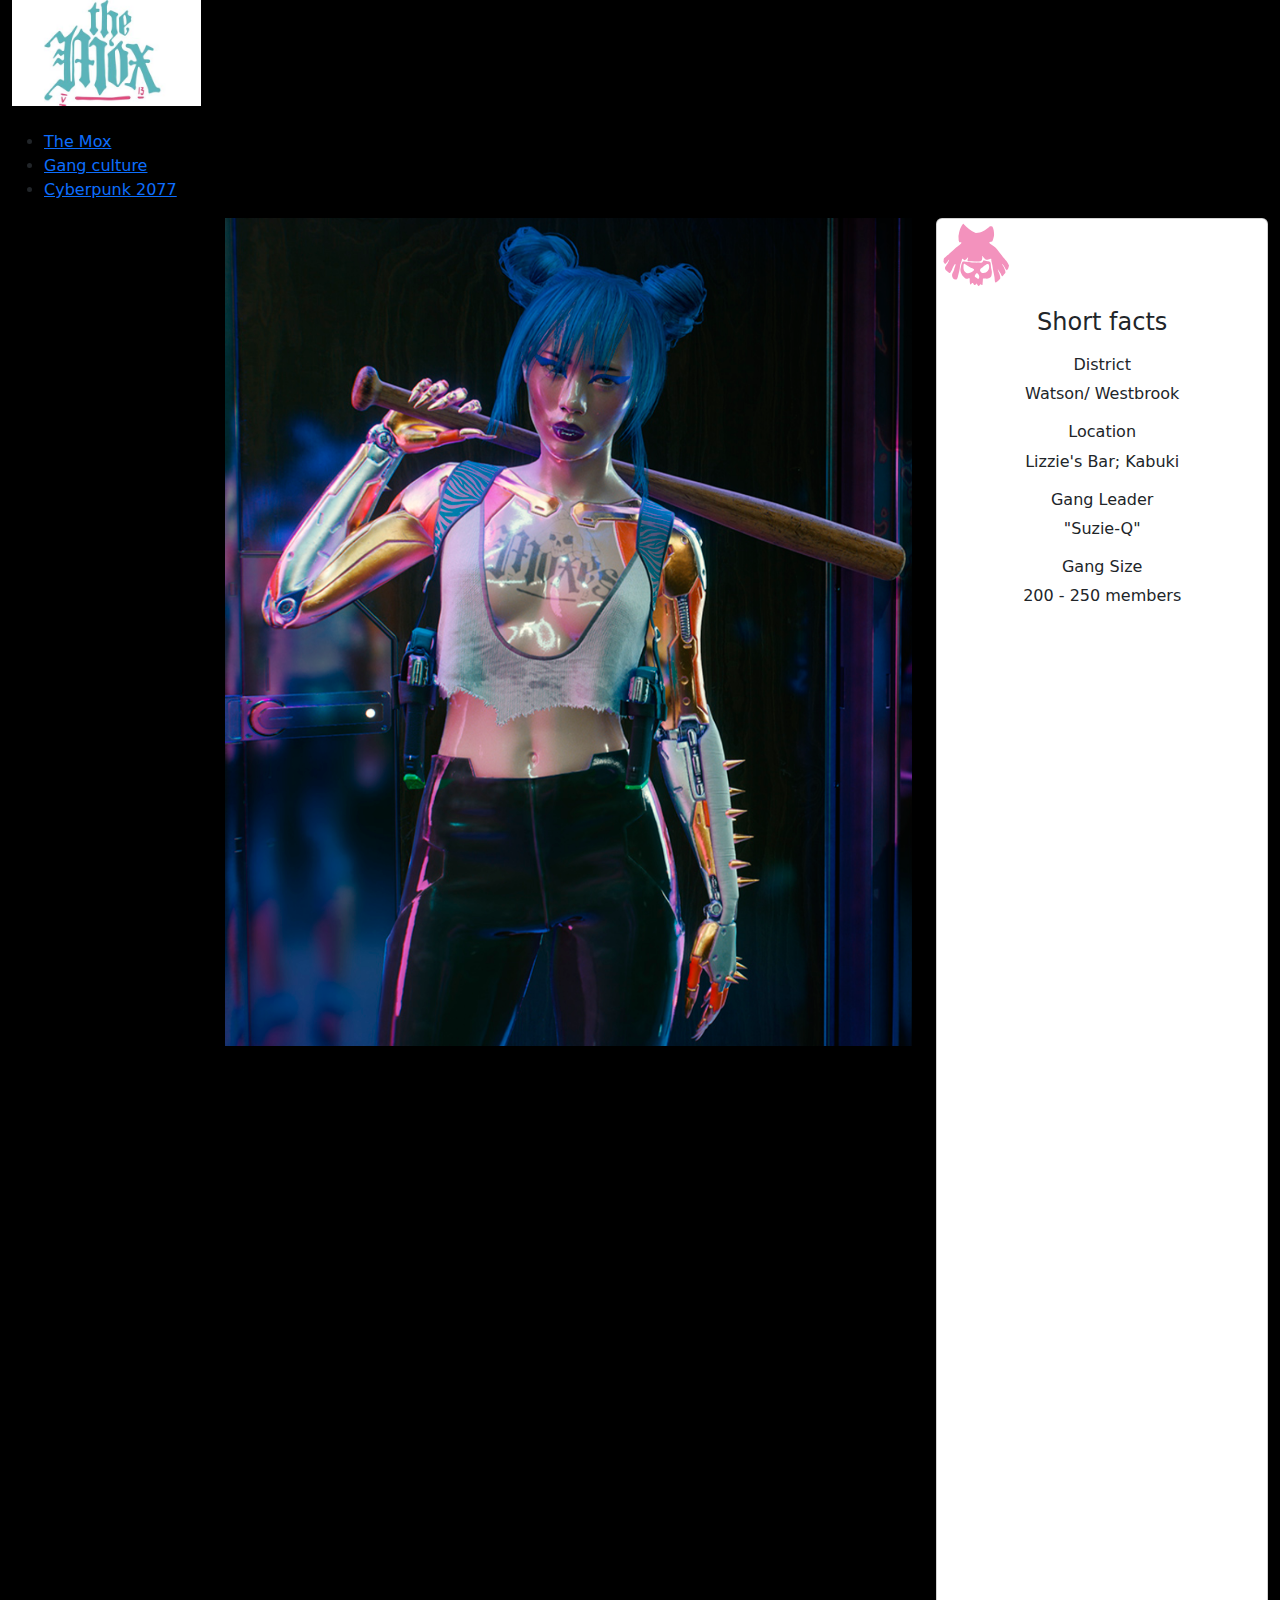
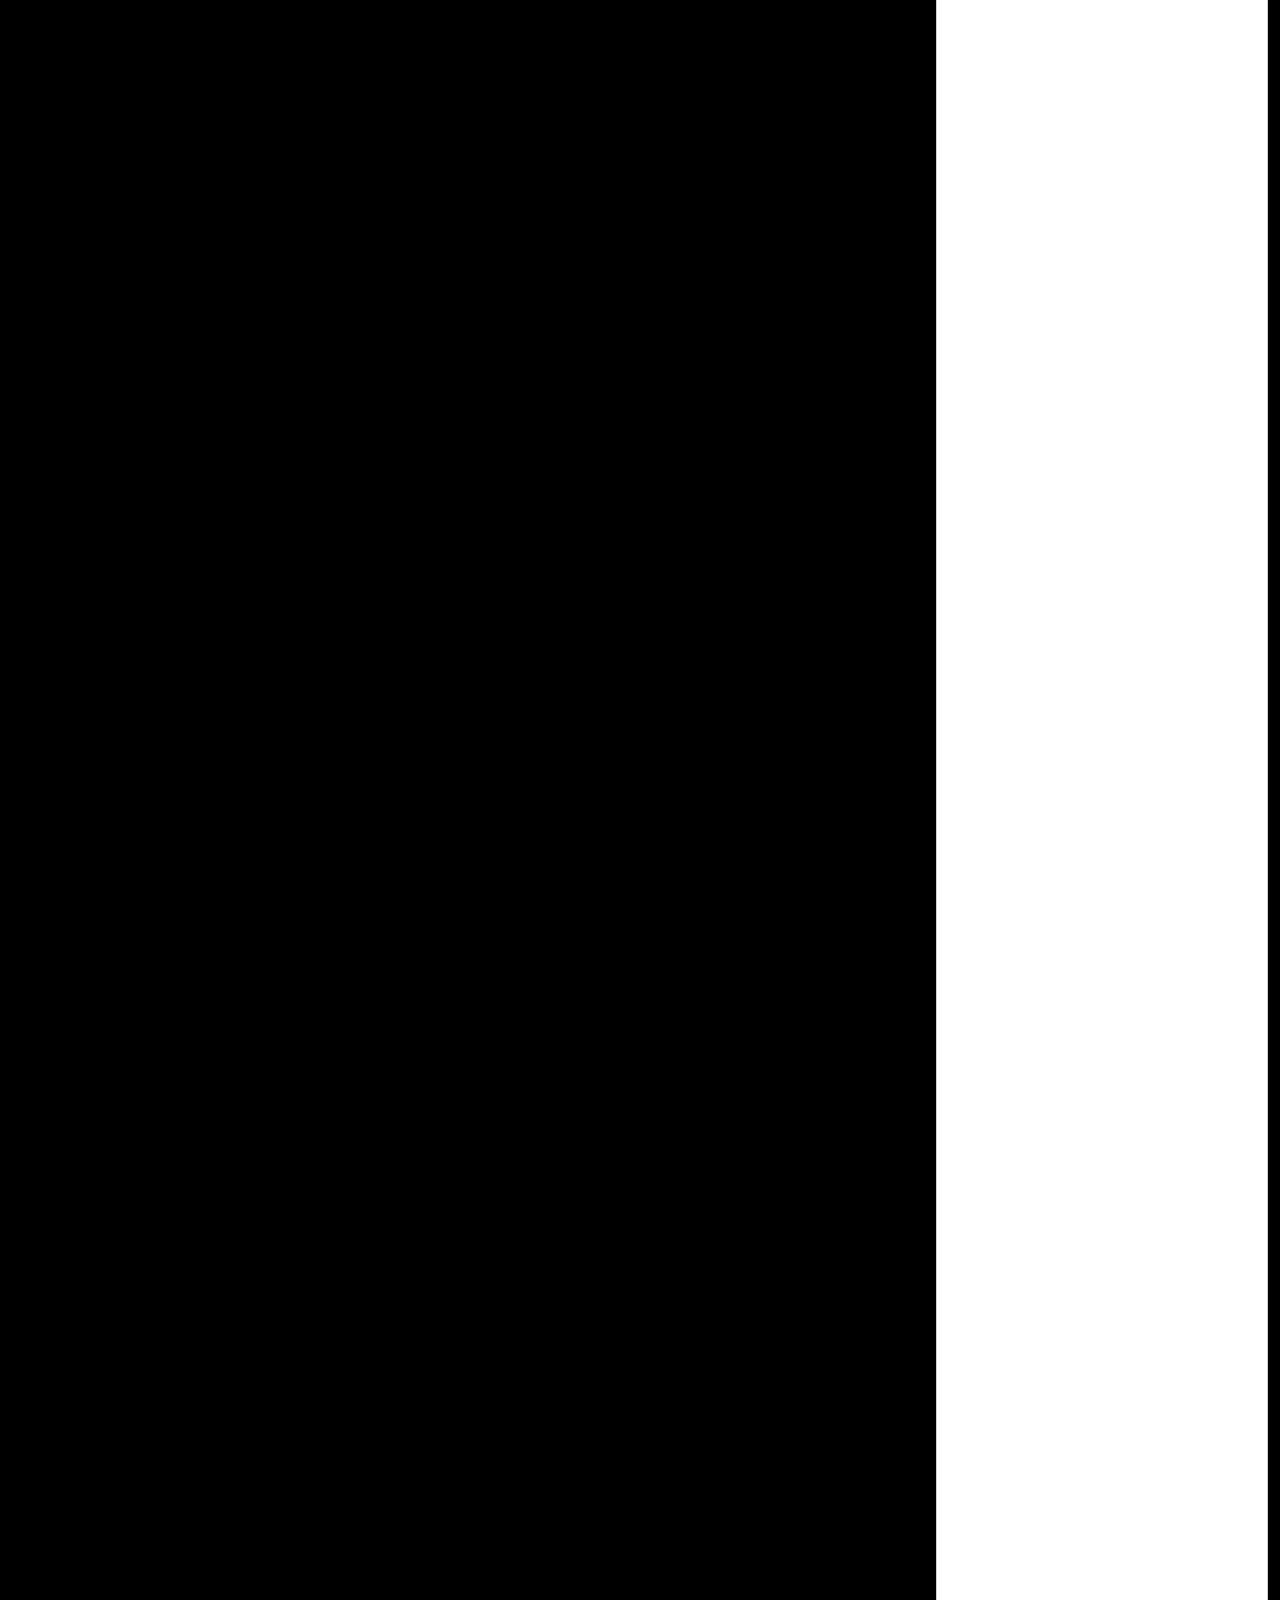
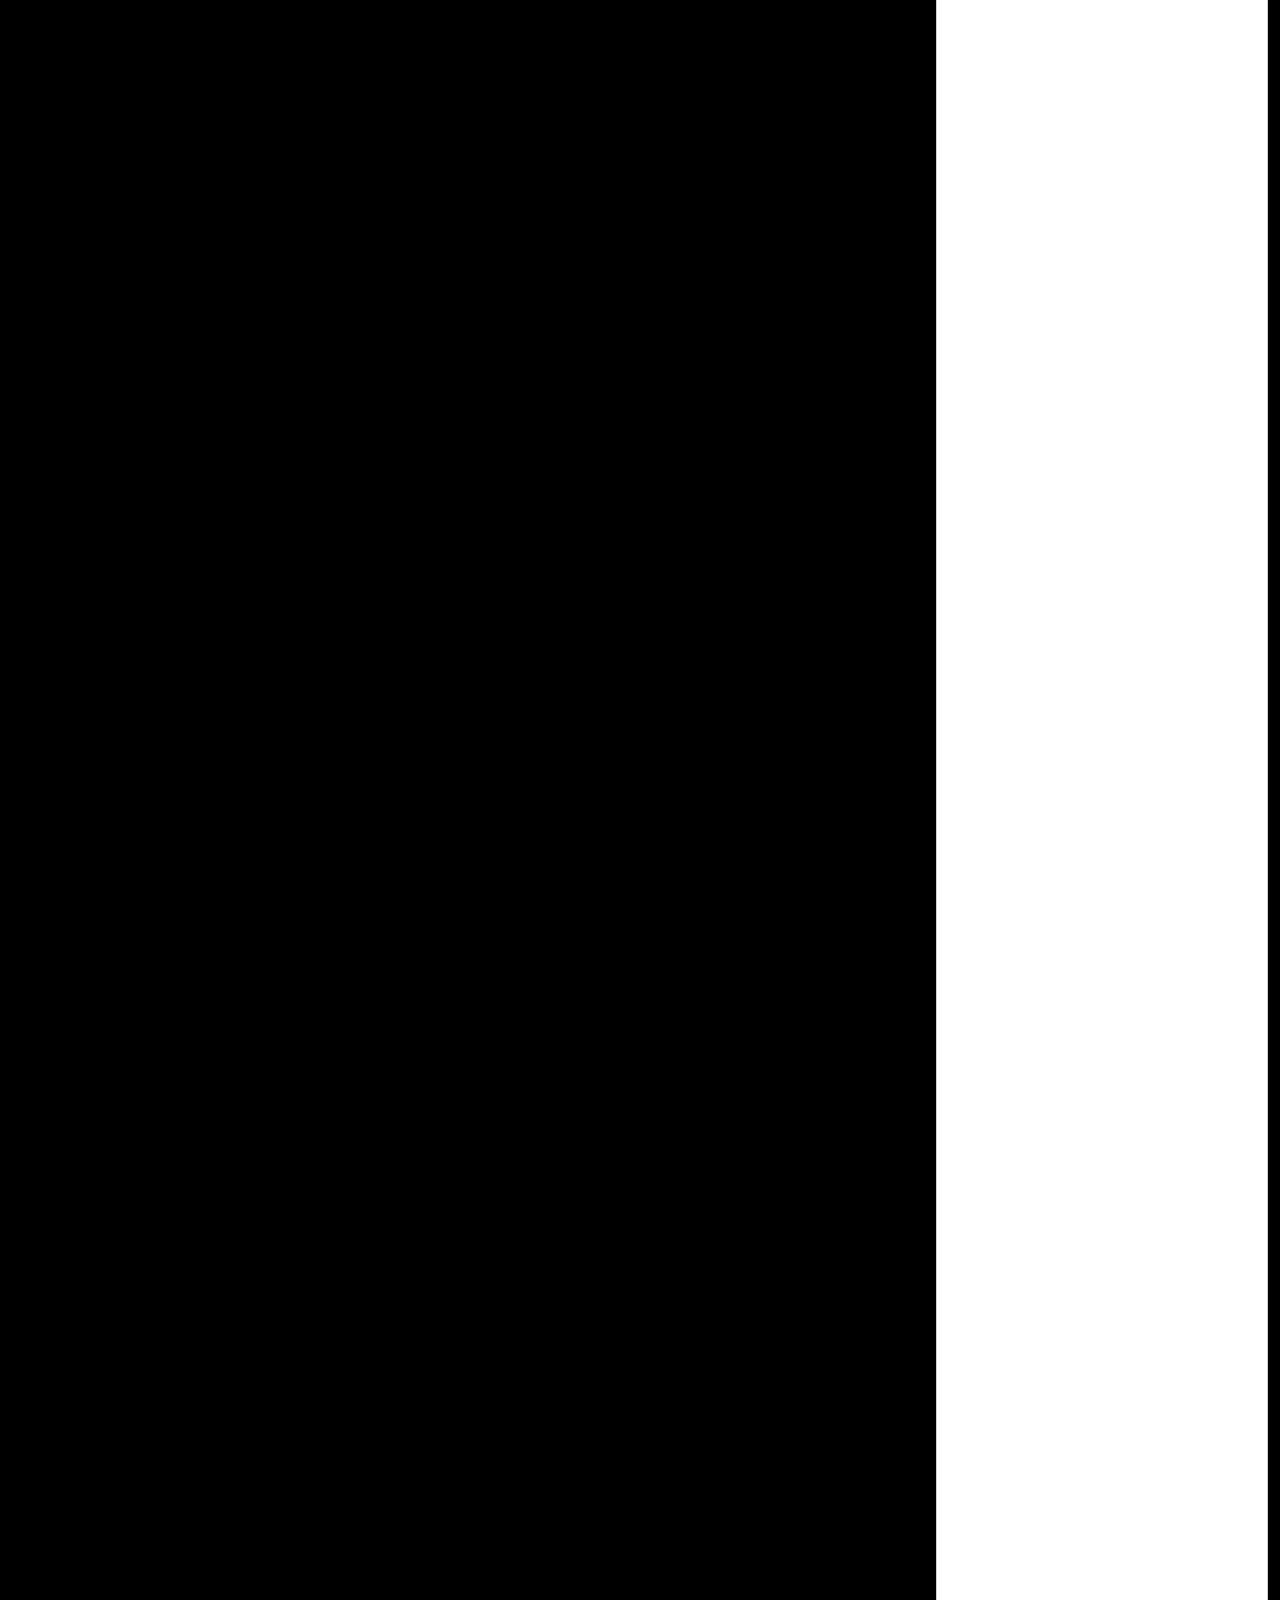
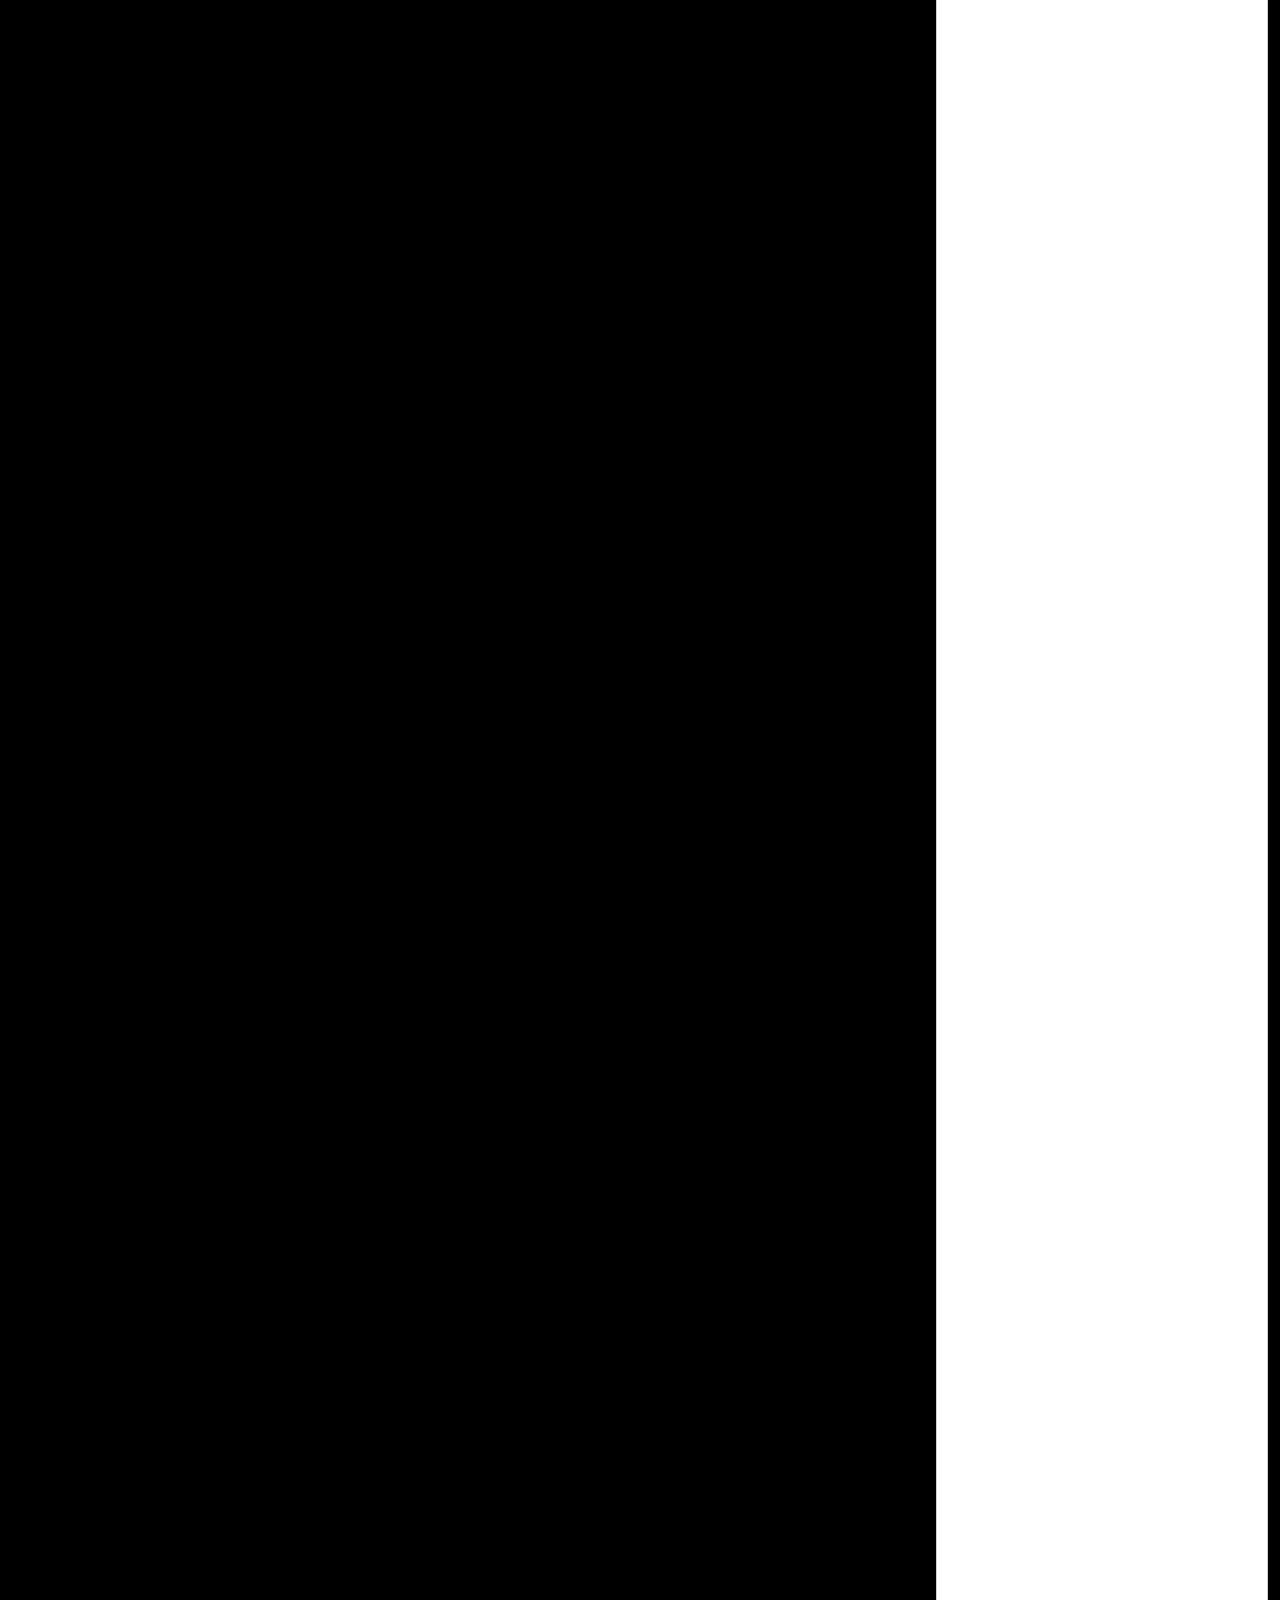
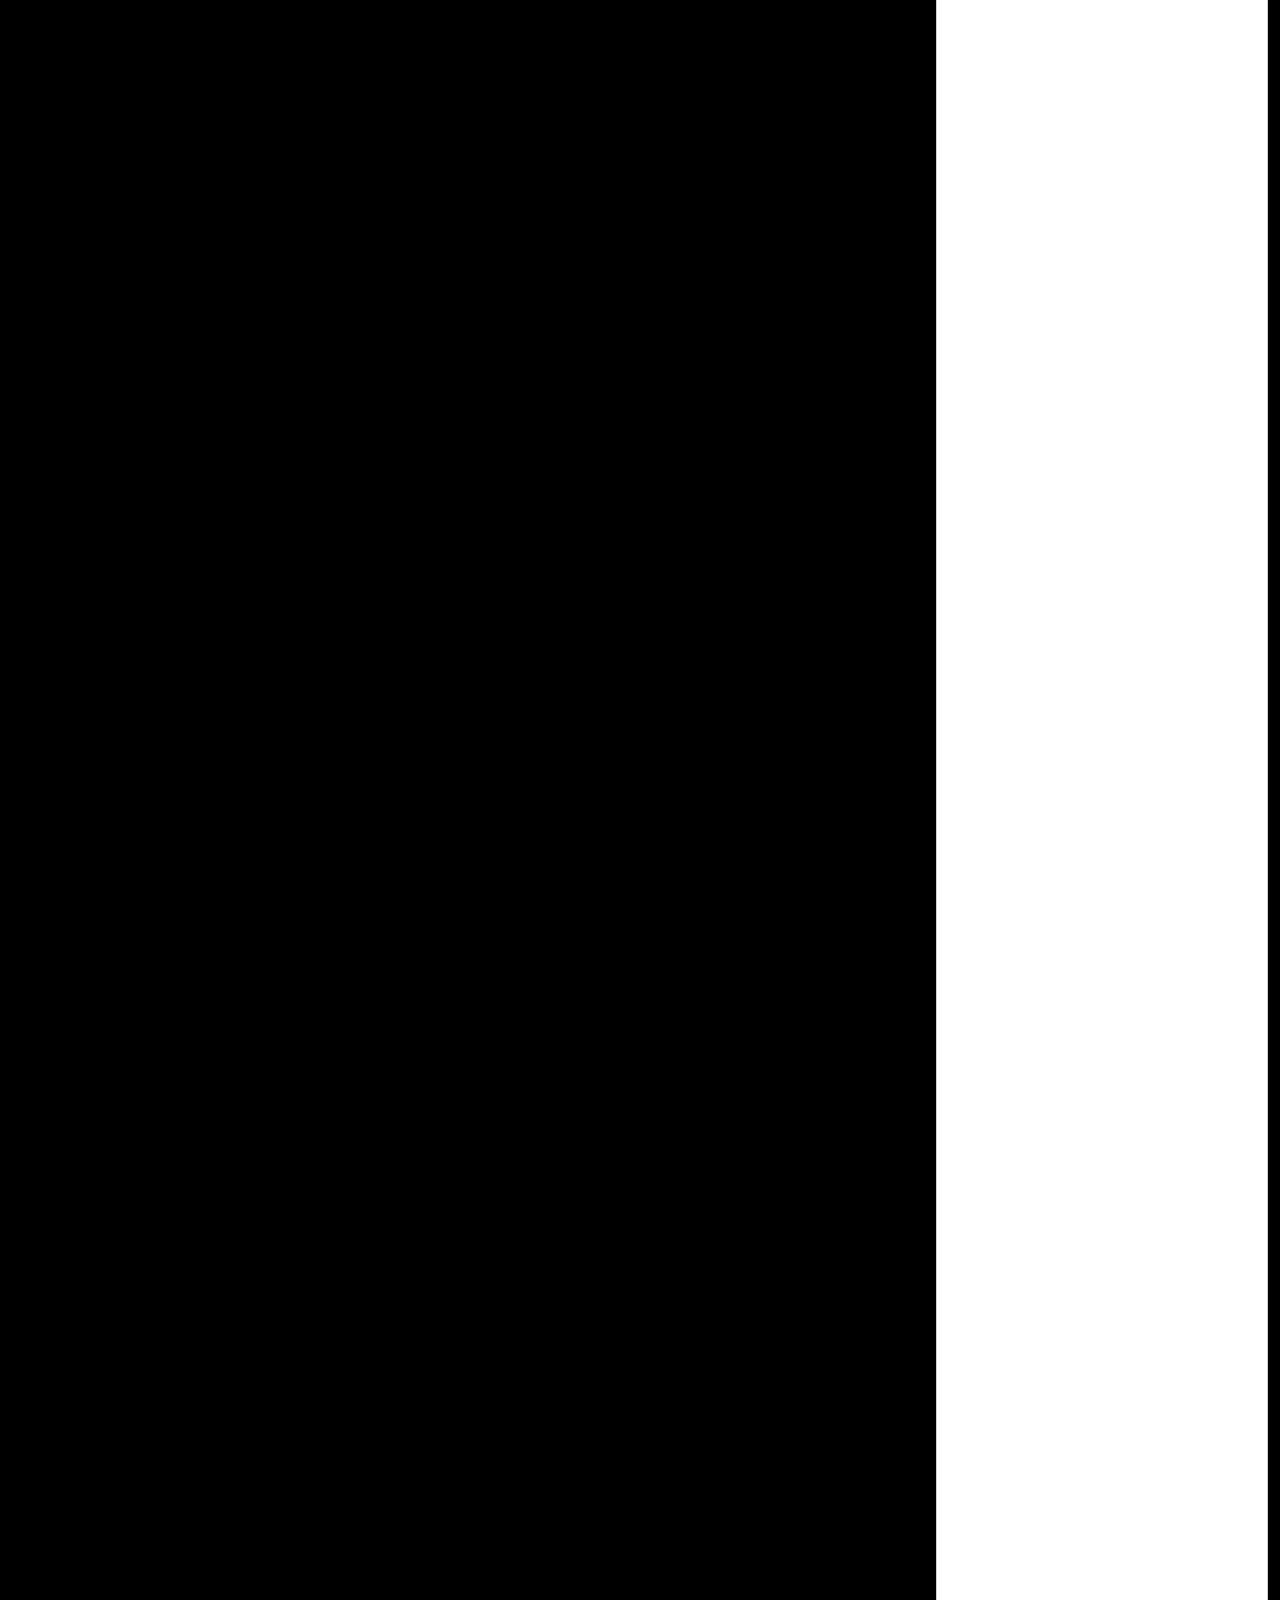
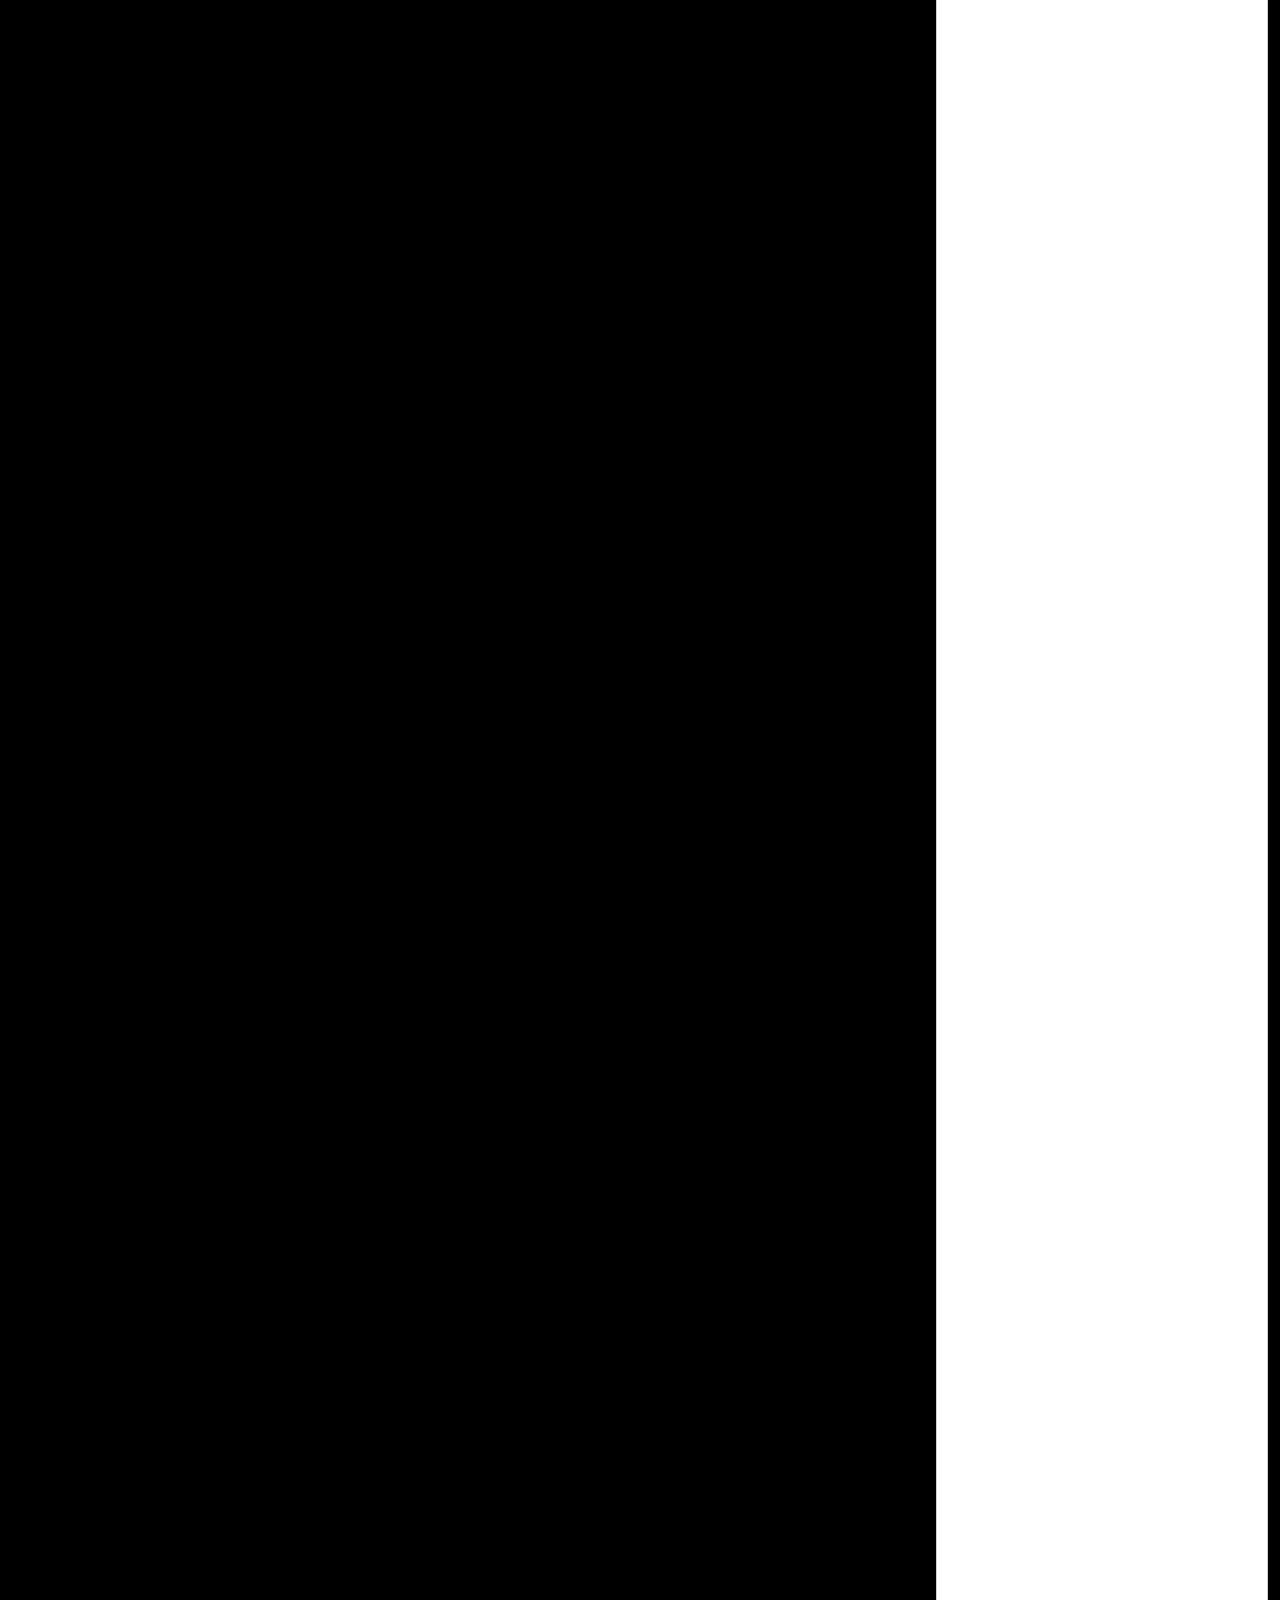
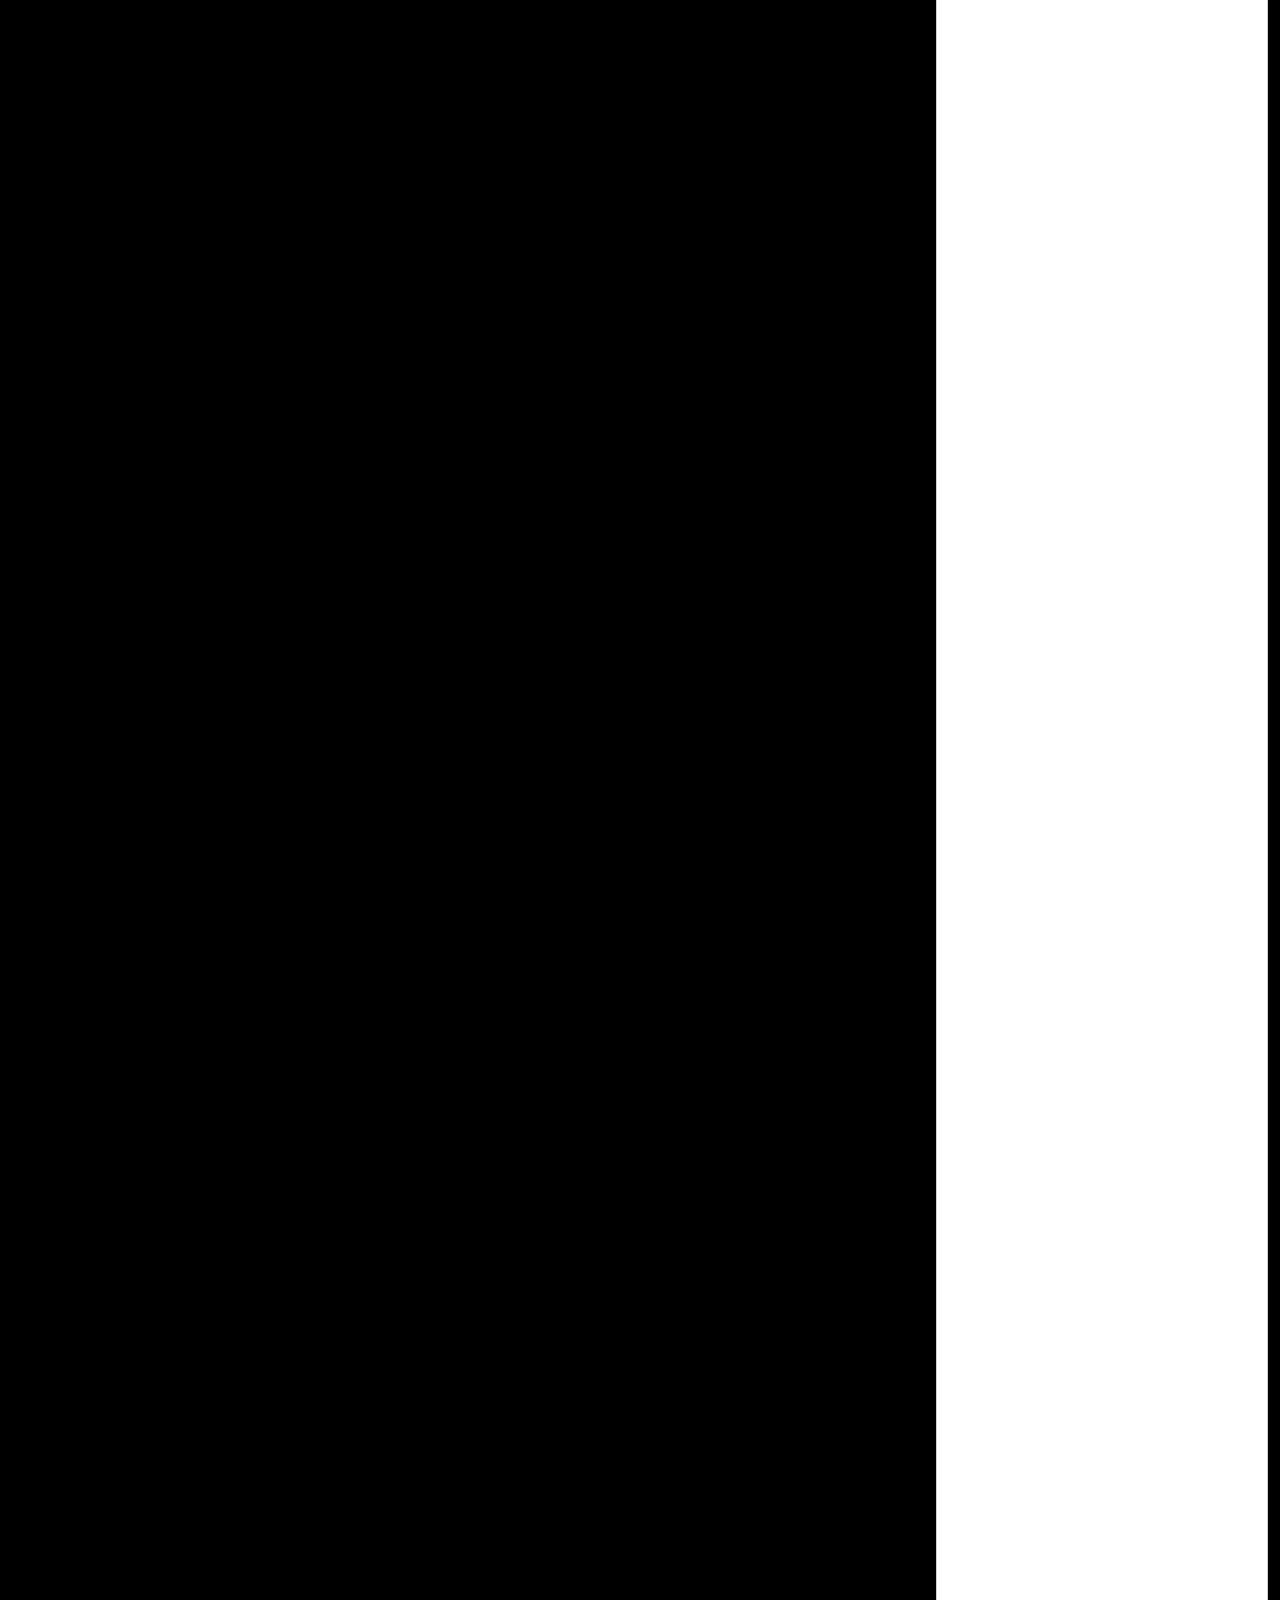
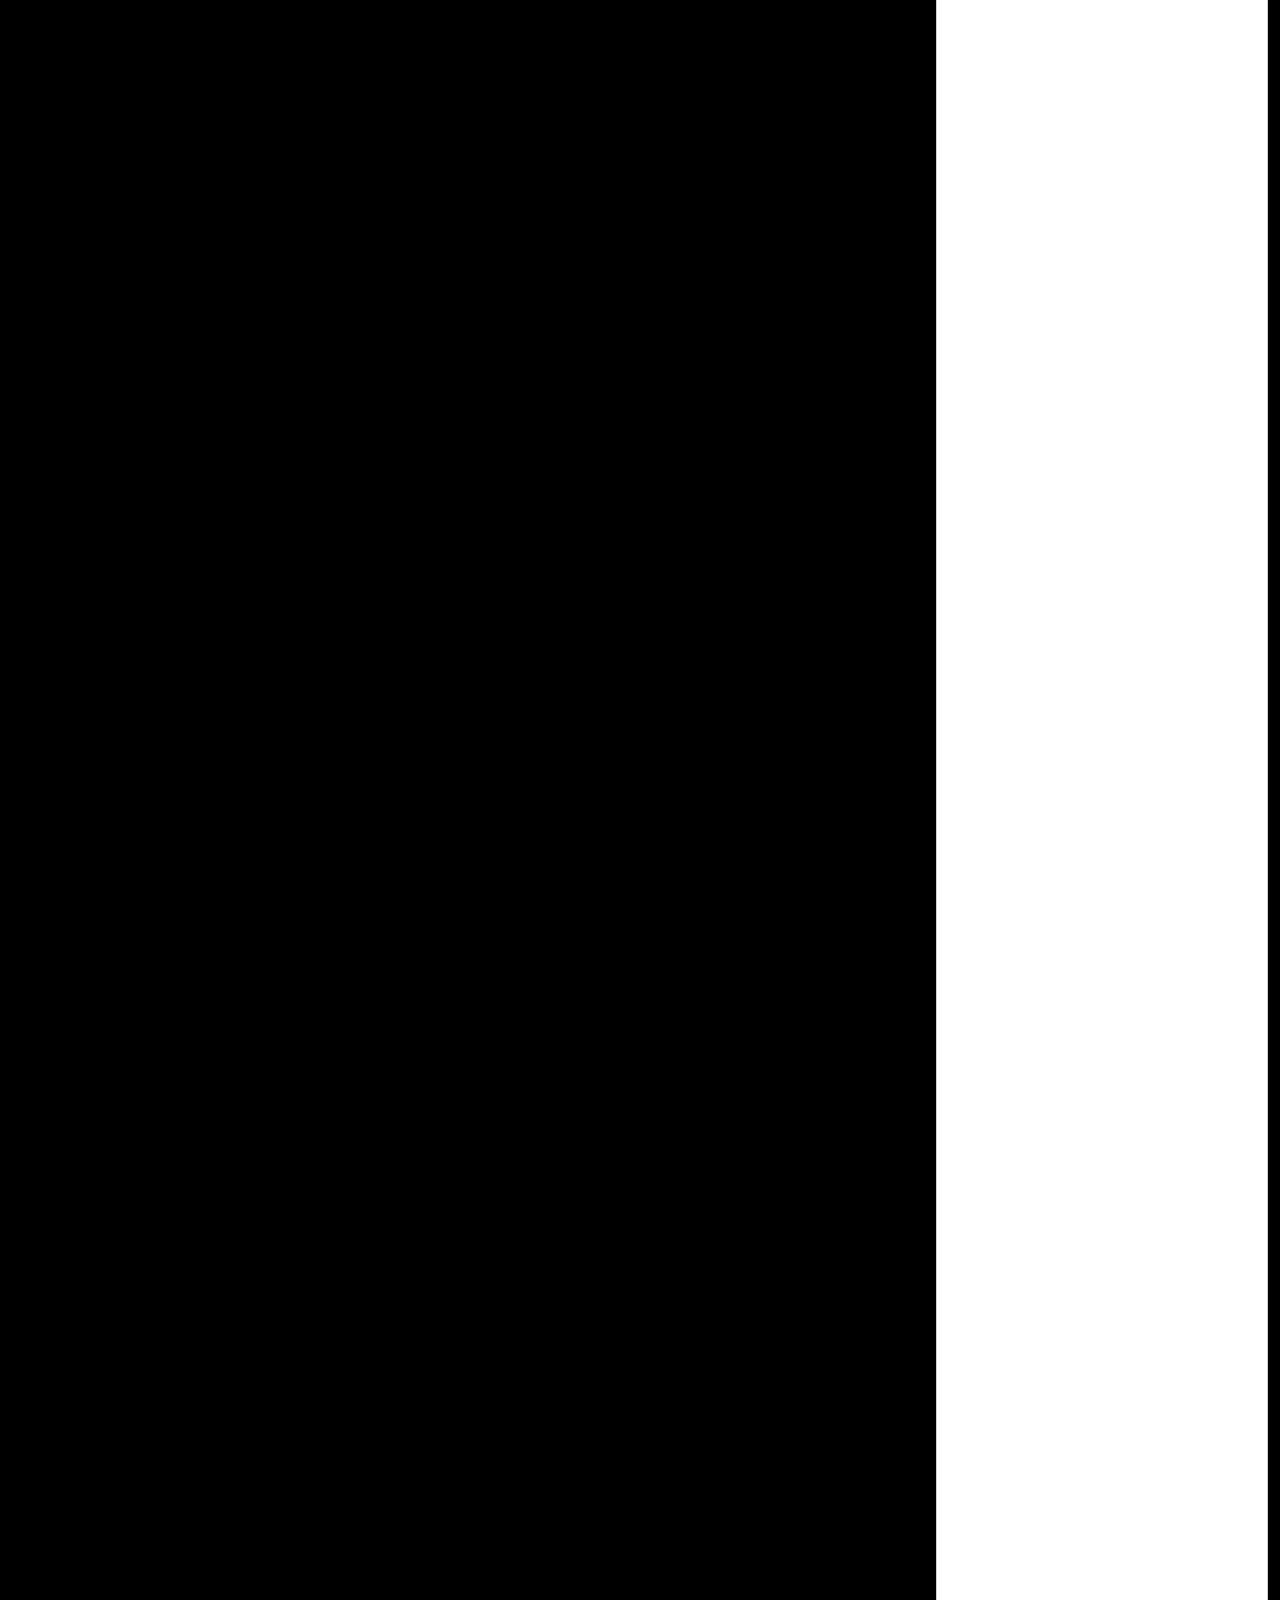
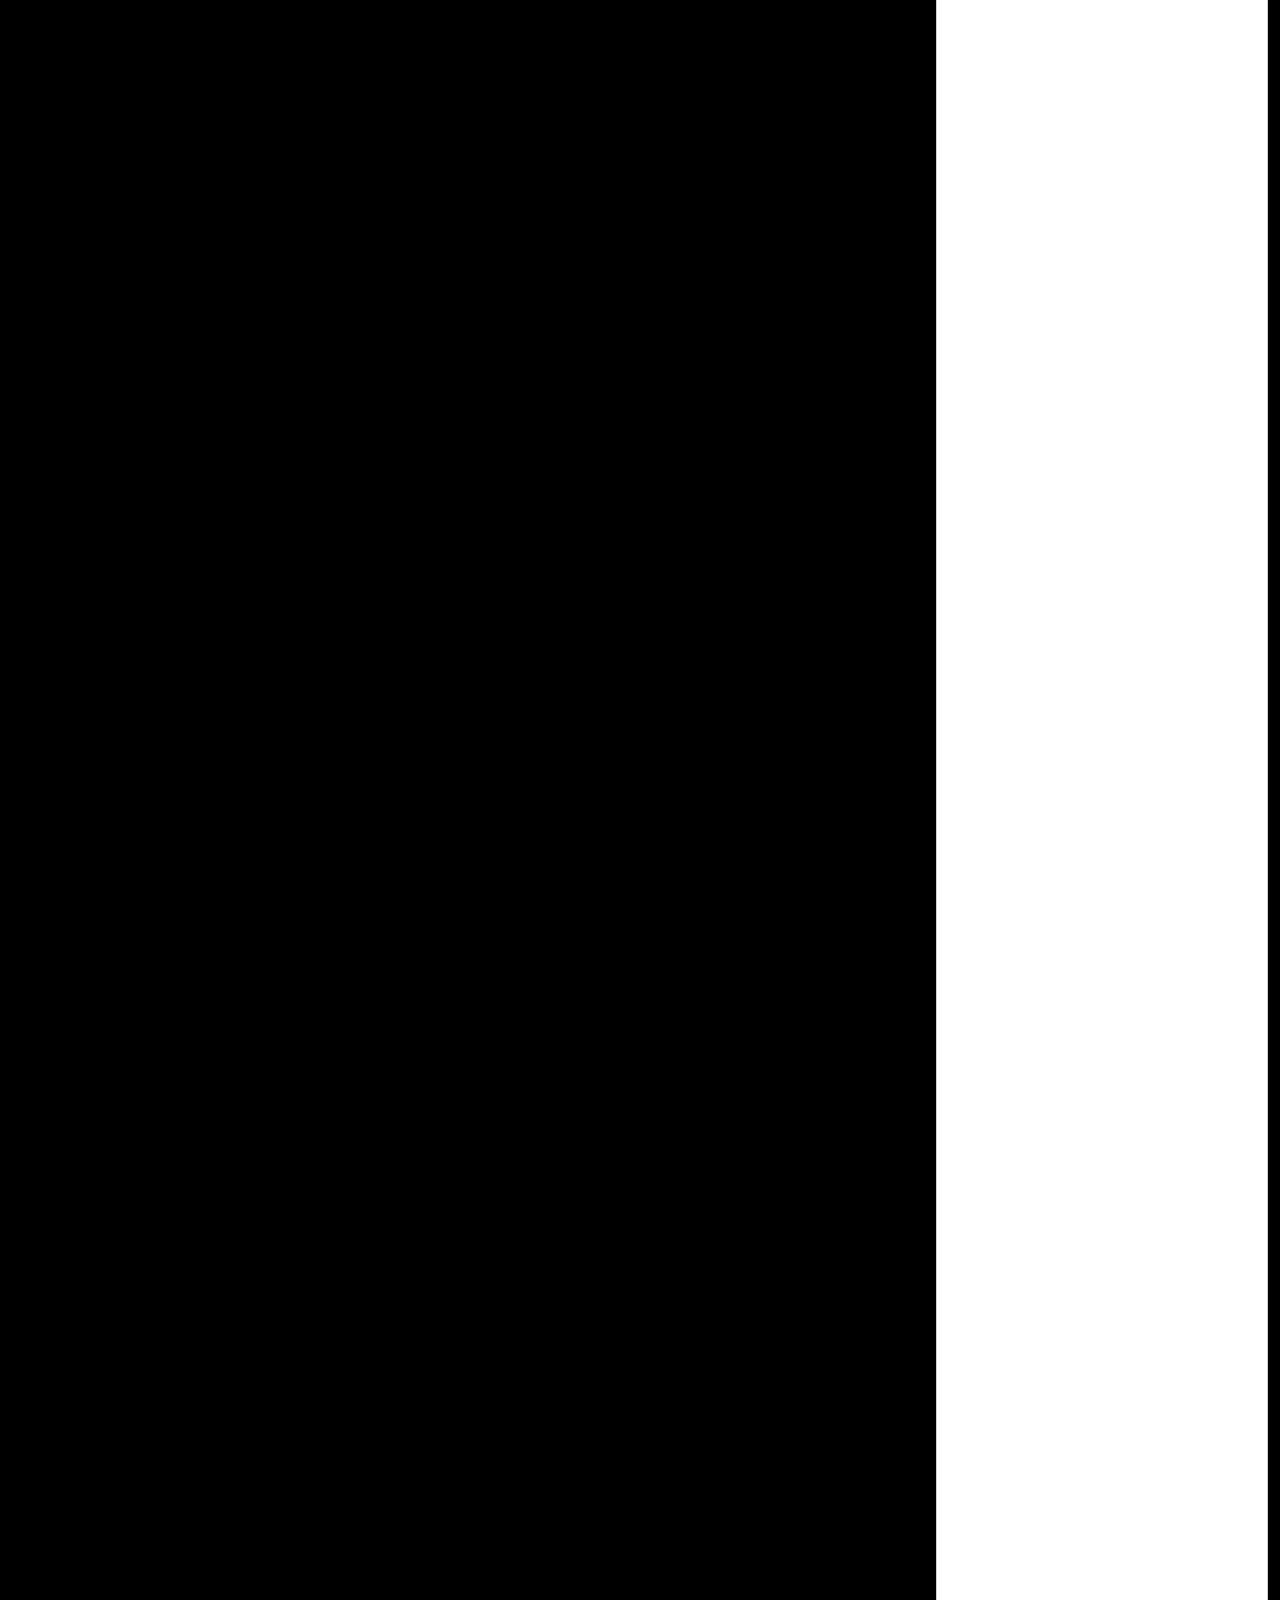
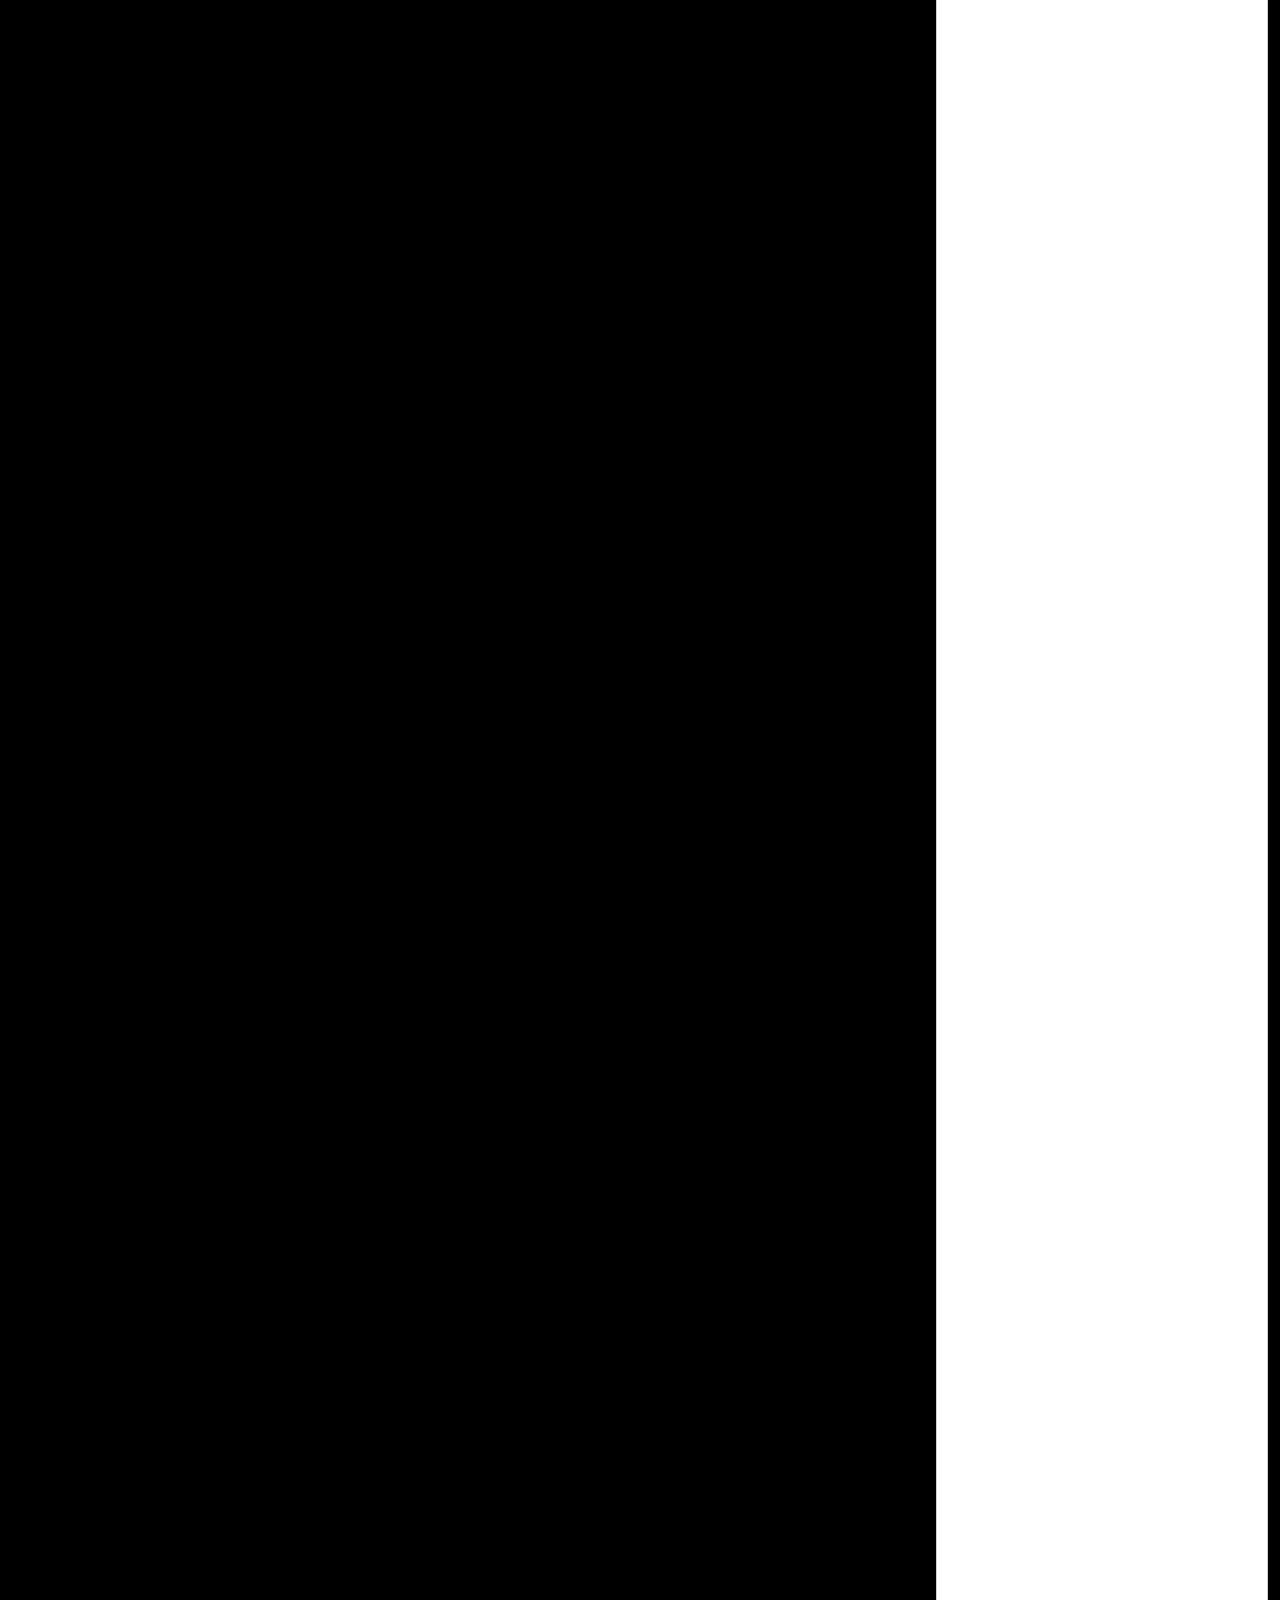
<file: index.html>
<!DOCTYPE html>
<html lang="en">
  <head>
    <meta charset="UTF-8" />
    <meta name="viewport" content="width=device-width, initial-scale=1.0" />
    <link
      href="https://cdn.jsdelivr.net/npm/bootstrap@5.3.3/dist/css/bootstrap.min.css"
      rel="stylesheet"
      integrity="sha384-QWTKZyjpPEjISv5WaRU9OFeRpok6YctnYmDr5pNlyT2bRjXh0JMhjY6hW+ALEwIH"
      crossorigin="anonymous"
    />
    <script
      src="https://cdn.jsdelivr.net/npm/bootstrap@5.3.3/dist/js/bootstrap.bundle.min.js"
      integrity="sha384-YvpcrYf0tY3lHB60NNkmXc5s9fDVZLESaAA55NDzOxhy9GkcIdslK1eN7N6jIeHz"
      crossorigin="anonymous"
    ></script>
    <link rel="stylesheet" href="styles/index.css" />
    <title>Assignment_15.0</title>
  </head>
  <body>
    <div class="container-fluid">
      <div class="row">
        <div class="col-2 side-navbar">
          <img
            src="/images/logo.jpg"
            alt="The Mox Gang Logo"
            class="img-fluid mb-4"
          />
          <nav>
            <ul>
              <li><a href="#">The Mox</a></li>
              <li><a href="#">Gang culture</a></li>
              <li><a href="#">Cyberpunk 2077</a></li>
            </ul>
          </nav>
        </div>

        <div class="col-10 offset-2">
          <div class="row">
            <div class="col-md-8">
              <img
                src="/images/crew.png"
                class="img-fluid"
                alt="Image of gang member of the Moxes"
              />
            </div>

            <div class="col-md-4">
              <div class="card">
                <img
                  class="icon"
                  src="/images/mox-icon.svg"
                  width="80px"
                  alt="Mox icon that looks like a skull with a wig"
                />
                <div class="card-body">
                  <h4 class="card-title">Short facts</h4>
                  <span class="text-block">
                    <h6>District</h6>
                    <p>Watson/ Westbrook</p>
                  </span>
                  <span class="text-block">
                    <h6>Location</h6>
                    <p>Lizzie's Bar; Kabuki</p>
                  </span>
                  <span class="text-block">
                    <h6>Gang Leader</h6>
                    <p>"Suzie-Q"</p>
                  </span>
                  <span class="text-block">
                    <h6>Gang Size</h6>
                    <p>200 - 250 members</p>
                  </span>
                  <button class="btn btn-danger">Learn More</button>
                </div>
              </div>
            </div>
          </div>

          <div class="row mt-4">
            <div class="col-lg-8">
              <p>
                Moxes are a unique gang in the annals of Night City, as they
                were formed not with the intention of taking over any territory
                or getting rich selling drugs, they formed simply with the goal
                of keeping each other safe. Based out of Lizzie’s bar in the
                Kabuki sub-district of Watson - The Moxes are made up of a whole
                cross-section of outcasts, including both male and female
                sex-workers. Though the group does not necessarily seek out
                violence for its own sake, the gang is currently in an ongoing
                battle with the Tyger Claws, a gang that controls much of the
                lucrative sex trade in the area. Though the name Suzy is
                mentioned in the retailer, very little is known about the
                leadership of the Moxes. What is known, however, is that the
                Moxes don't prescribe to the customary hierarchy many of the
                other gangs of Night City do. They see themselves as more of a
                collective than a gang, though they do take part in a number of
                nefarious activities as a means of bringing in income. It
                appears, at least from the available information, that the Moxes
                were created for Cyberpunk 2077 specifically.
              </p>
            </div>
          </div>
          <div class="row">
            <div class="col-12">
              <img src="/images/bottompic.png" class="img-fluid" alt="" />
            </div>
          </div>
        </div>
      </div>
    </div>
  </body>
</html>
</file>
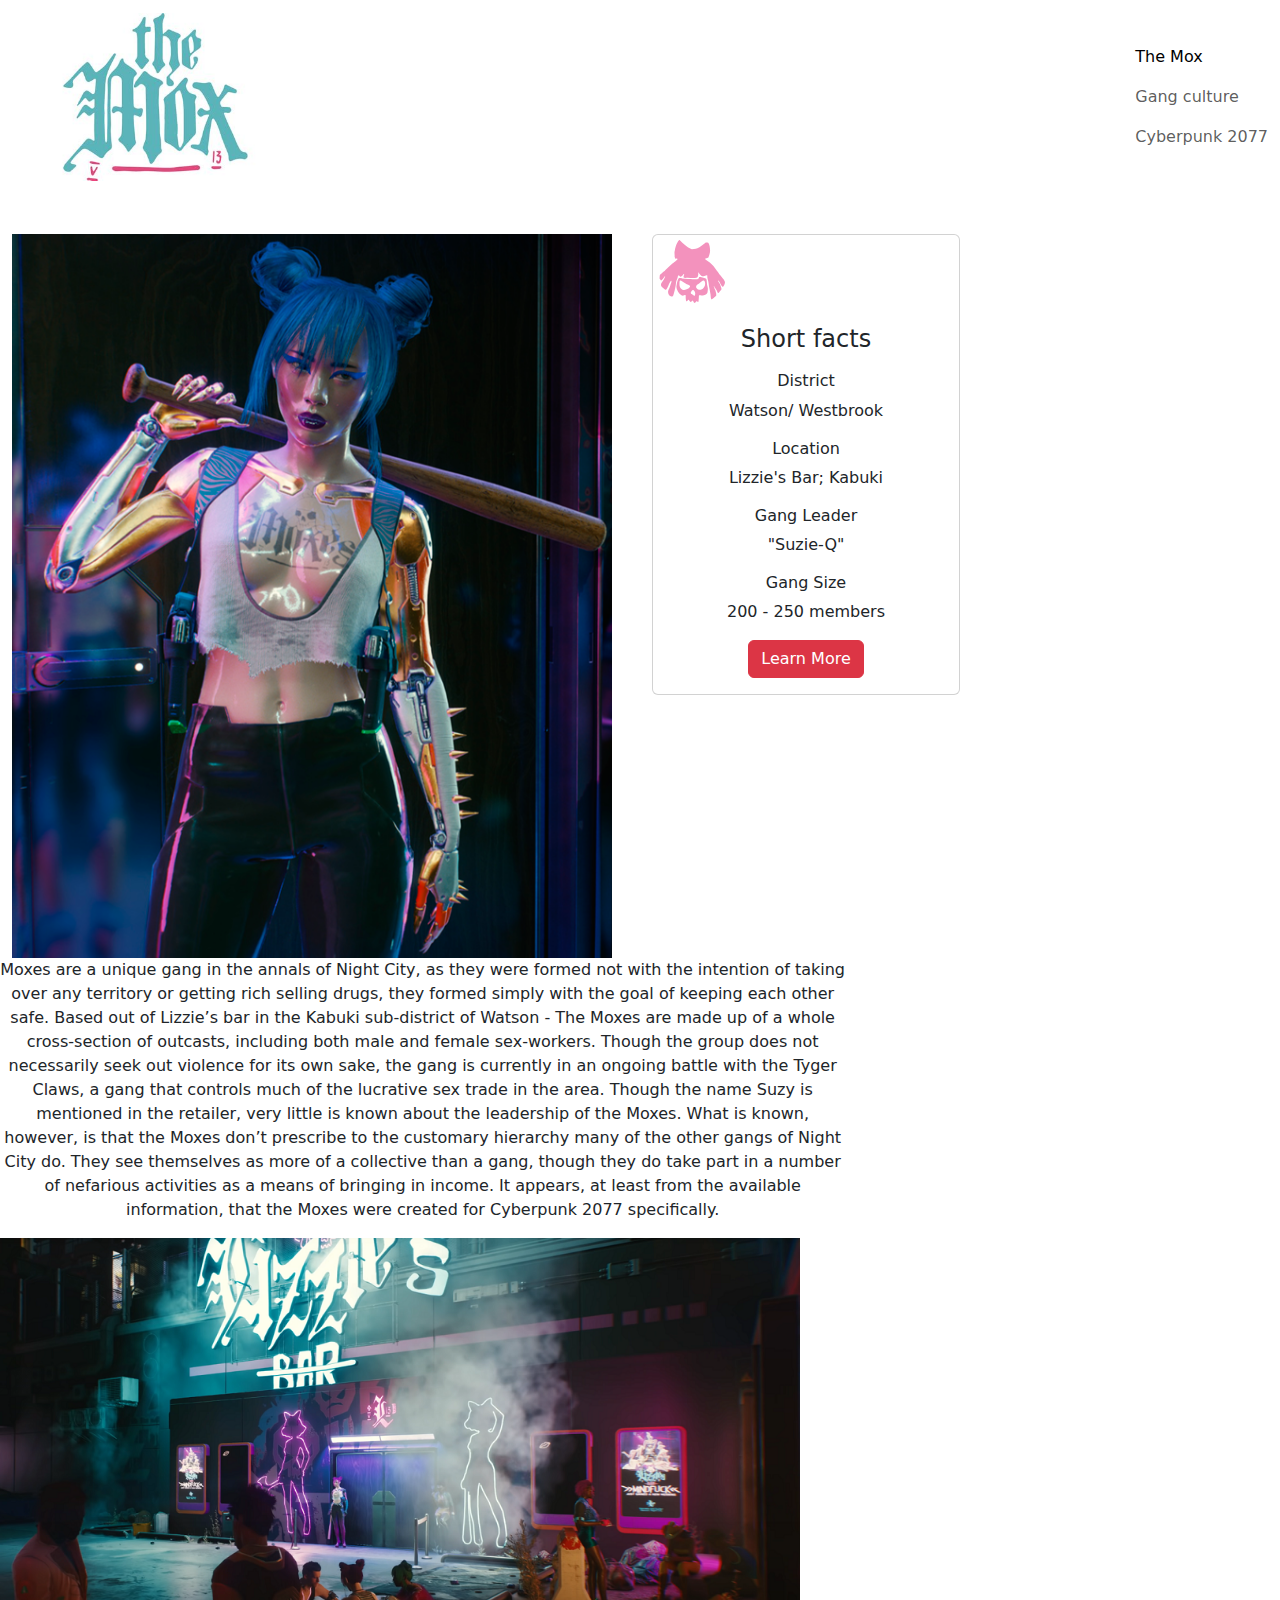
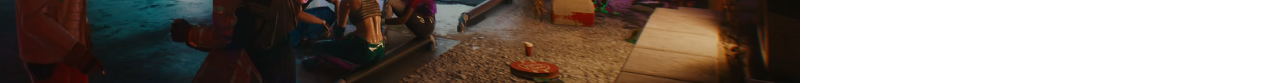
<file: styles/index.html>
<!DOCTYPE html>
<html lang="en">
<head>
    <meta charset="UTF-8">
    <meta name="viewport" content="width=device-width, initial-scale=1.0">
    <link rel="stylesheet" type="text/css" href="/styles/index.css">
    <link rel="stylesheet" type="text/css" href="/styles/normalize.css">
    <link href="https://cdn.jsdelivr.net/npm/bootstrap@5.3.3/dist/css/bootstrap.min.css" rel="stylesheet" integrity="sha384-QWTKZyjpPEjISv5WaRU9OFeRpok6YctnYmDr5pNlyT2bRjXh0JMhjY6hW+ALEwIH" crossorigin="anonymous">
    <script src="https://cdn.jsdelivr.net/npm/bootstrap@5.3.3/dist/js/bootstrap.bundle.min.js" integrity="sha384-YvpcrYf0tY3lHB60NNkmXc5s9fDVZLESaAA55NDzOxhy9GkcIdslK1eN7N6jIeHz" crossorigin="anonymous"></script>

    <title>Assignment_15.0</title>
    
</head>
<body .bg-dark>
    
    <header>
        
        <nav class="navbar bg-body-white">
            <div class="container-fluid">

                <a class="navbar-brand" href="#">
                    <img src="/images/logo.jpg" alt="The mox gang mark" width="300" height="auto">
                    </a>
                  
                        <ul class="navbar-nav">
                          <li class="nav-item">
                            <a class="nav-link active" aria-current="page" href="#">The Mox</a>
                          </li>
                          <li class="nav-item">
                            <a class="nav-link" href="#">Gang culture</a>
                          </li>
                          <li class="nav-item">
                            <a class="nav-link" href="#">Cyberpunk 2077</a>
                          </li>
            
                        </ul>
             </div>
             
                 
        </nav>

    </header>
  <main>
<section class="section_1">
   <div class="wrapper">
        <div class="container">
            <div class="row">
                <div class="div col-sm-6">
                    <img src="/images/crew.png" width="600px" height="auto" alt="image of gangmember of the Moxes">
                </div>
            </div>
        </div>
        <div class="container">
            <div class="col-sm-6">
                <div class="row-bg-warning">
                <div class="card">
                    <img class="icon" src="/images/mox-icon.svg" width="80px" alt="mox icon that looks like a scull with a wig" .bg-warning>
                    <div class="card-body">
                            <h4 class="card-title">
                                Short facts
                            </h4>
               
    
                                <span class="text-block">
                                    <h6>District</h6>
                                    <p>Watson/ Westbrook</p>
                                </span>
                               <span class="text-block">
                                    <h6>Location</h6>
                                    <p>Lizzie's Bar; Kabuki</p>
                               </span>
                                <span class="text-block">
                                    <h6>Gang Leader</h6>
                                    <p>"Suzie-Q"</p>
                                </span>
                                <span class="text-block">
                                    <h6>Gang Size</h6>
                                    <p>200 - 250 members</p>
                                </span>
                            
                        
                        <button class="btn btn-danger">Learn More</button>
                </div>
            
            </div>
   </div>
</section>


<section>
          
    <div class="container-maintxt">
           <div class="row">
               <div class="col col-lg-8">
                   <p span="maintxt">Moxes are a unique gang in the annals of Night City, as they were formed not with the intention of taking over any territory or getting rich selling drugs, they formed simply with the goal of keeping each other safe.
       
                       Based out of Lizzie’s bar in the Kabuki sub-district of Watson - The Moxes are made up of a whole cross-section of outcasts, including both male and female sex-workers. Though the group does not necessarily seek out violence for its own sake, the gang is currently in an ongoing battle with the Tyger Claws, a gang that controls much of the lucrative sex trade in the area.
                       
                       Though the name Suzy is mentioned in the retailer, very little is known about the leadership of the Moxes. What is known, however, is that the Moxes don’t prescribe to the customary hierarchy many of the other gangs of Night City do. They see themselves as more of a collective than a gang, though they do take part in a number of nefarious activities as a means of bringing in income.
                       
                       It appears, at least from the available information, that the Moxes were created for Cyberpunk 2077 specifically. </p>
                 </div>
           </div>
       </div>
 </section>  

 <div class="bottom_pic"><img src="/images/bottompic.png" width="800px" alt=""></div>

  </main>

</body>

</html>
</file>
<file: styles/index.css>
html {
    width: 100%;
    display: flex;
    justify-content: center;
}

.headline {
    text-align: center;
    margin: 40px;
}

.navbar {
    display: flex;
    justify-content: space-between;
}

body {
    background-color: rgb(0, 0, 0); 
    width: 100%; 
    height: 100%;
    
  }

.text-block {
    padding-bottom: 40px;
}

header {
    margin-bottom: 40px;
    width: 100%;
}

/* .section_1 {
display: flex;
align-content: center;
} */

.wrapper {
    display: flex;
    flex-direction: row;
    justify-content: center;
    width: 100%;
}

.container-maintxt {
    width: auto;
    display: flex;
    justify-content: center;
text-align: center;
}
/* why is this not centered if i dont need to add width? */

.icon {
    text-align: center;
}

.card-title {
    padding-bottom: 10px;
}

.card-body {
    text-align: center;
}

button {
    margin-top: 100000px;
    background-color: pink;
}

/* 
.card {
    background-color: gold;
} */
</file>
